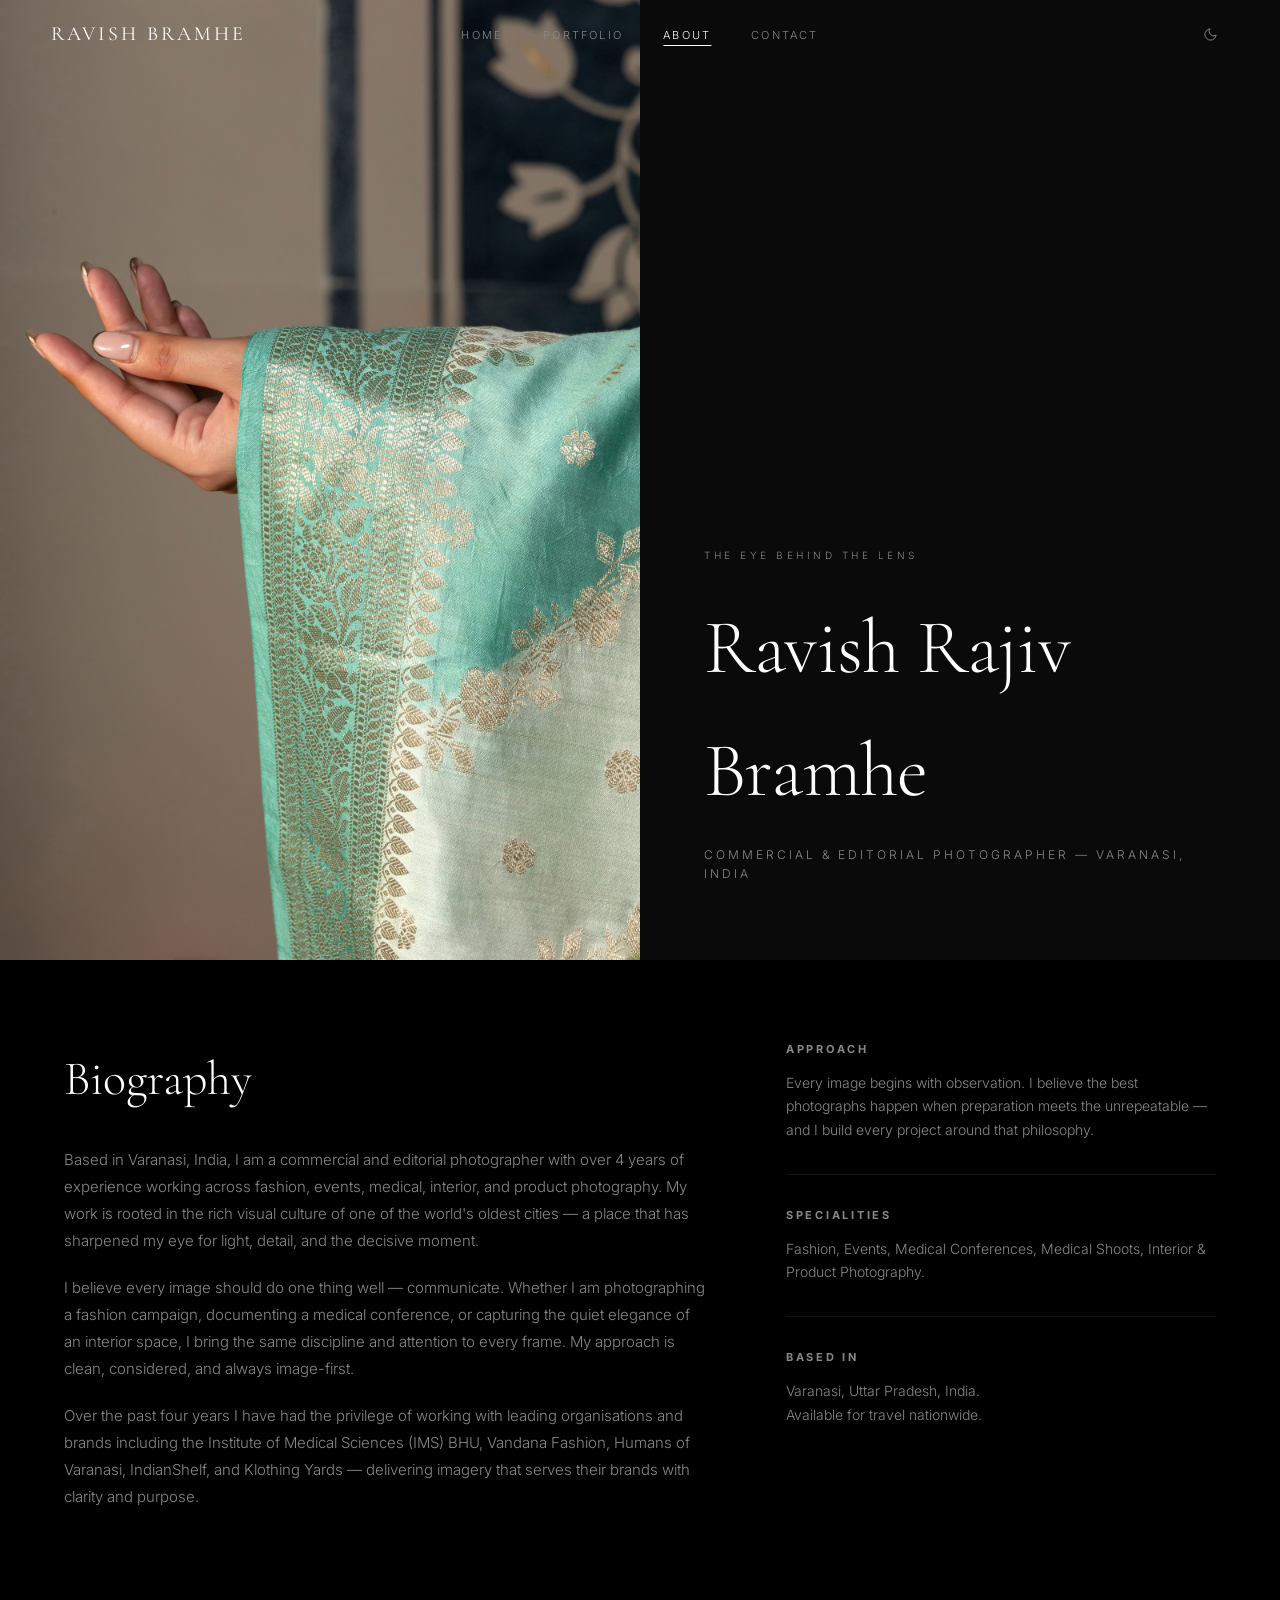
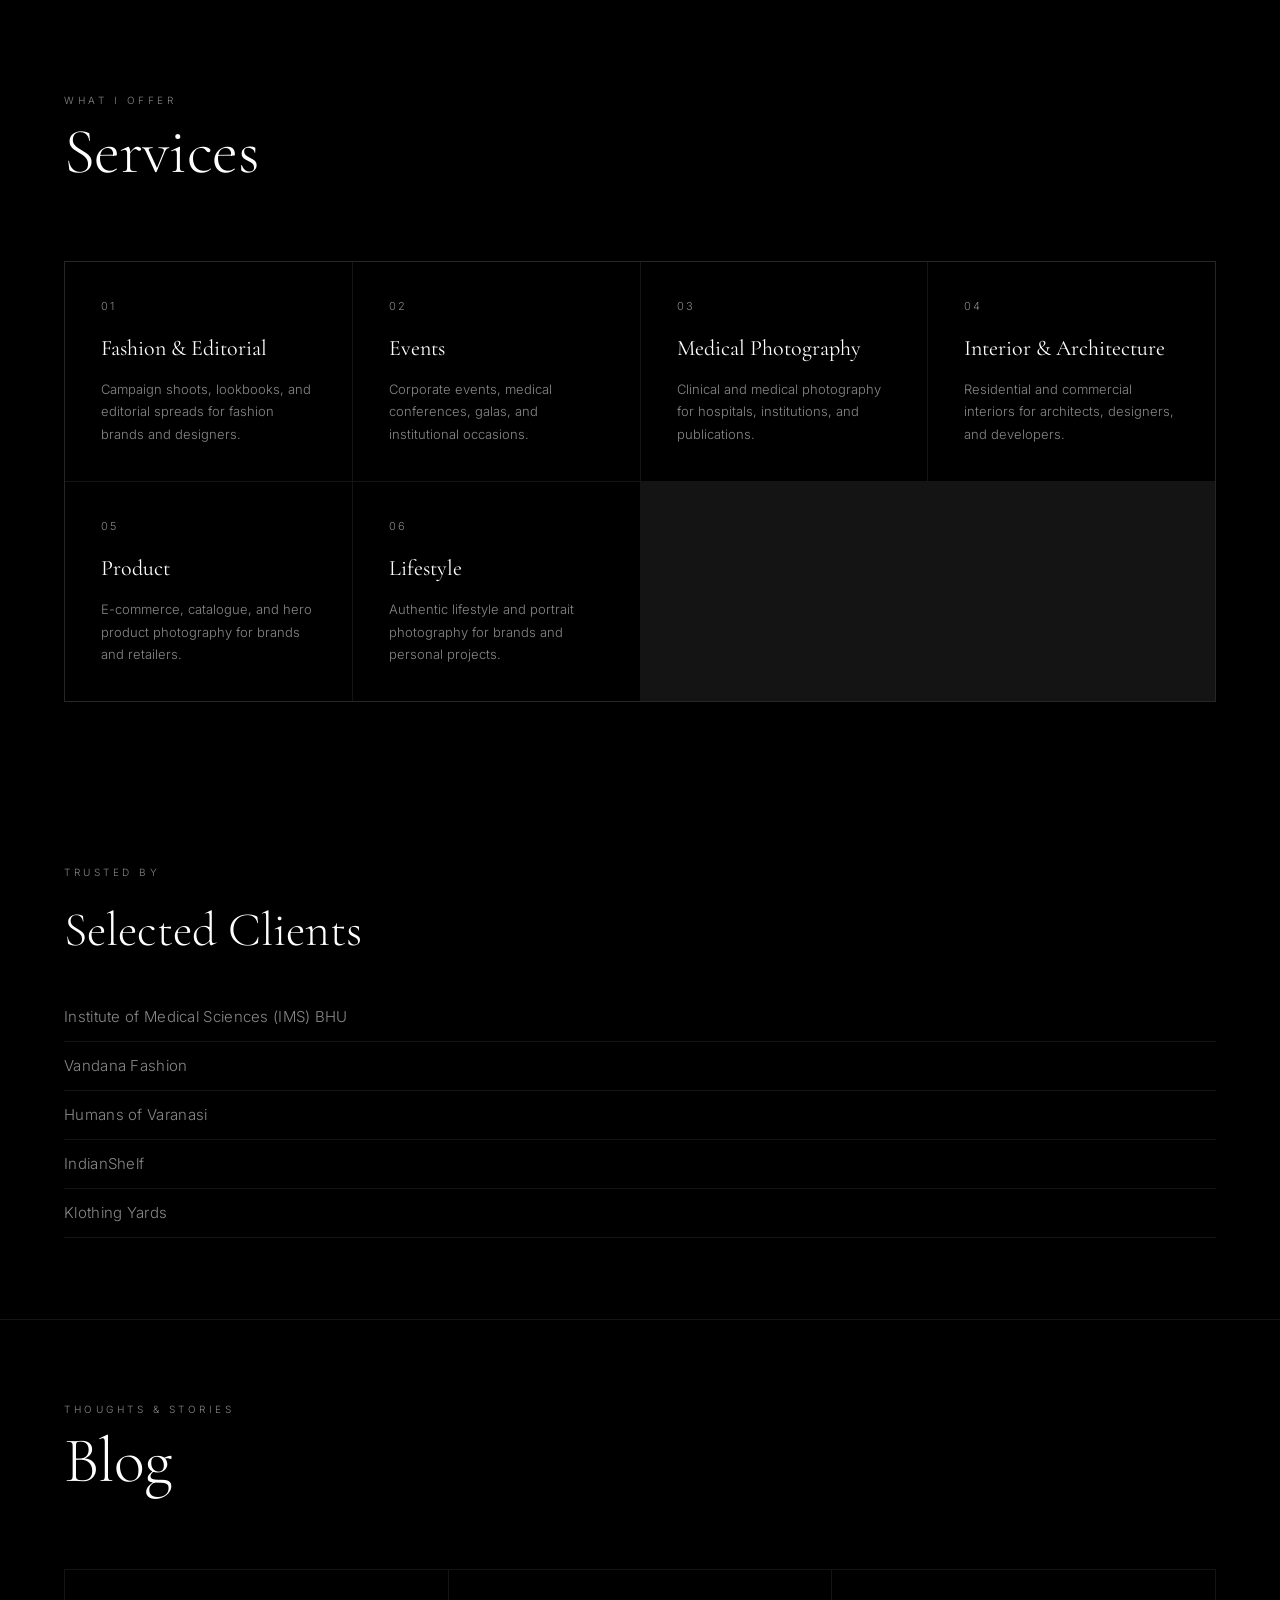
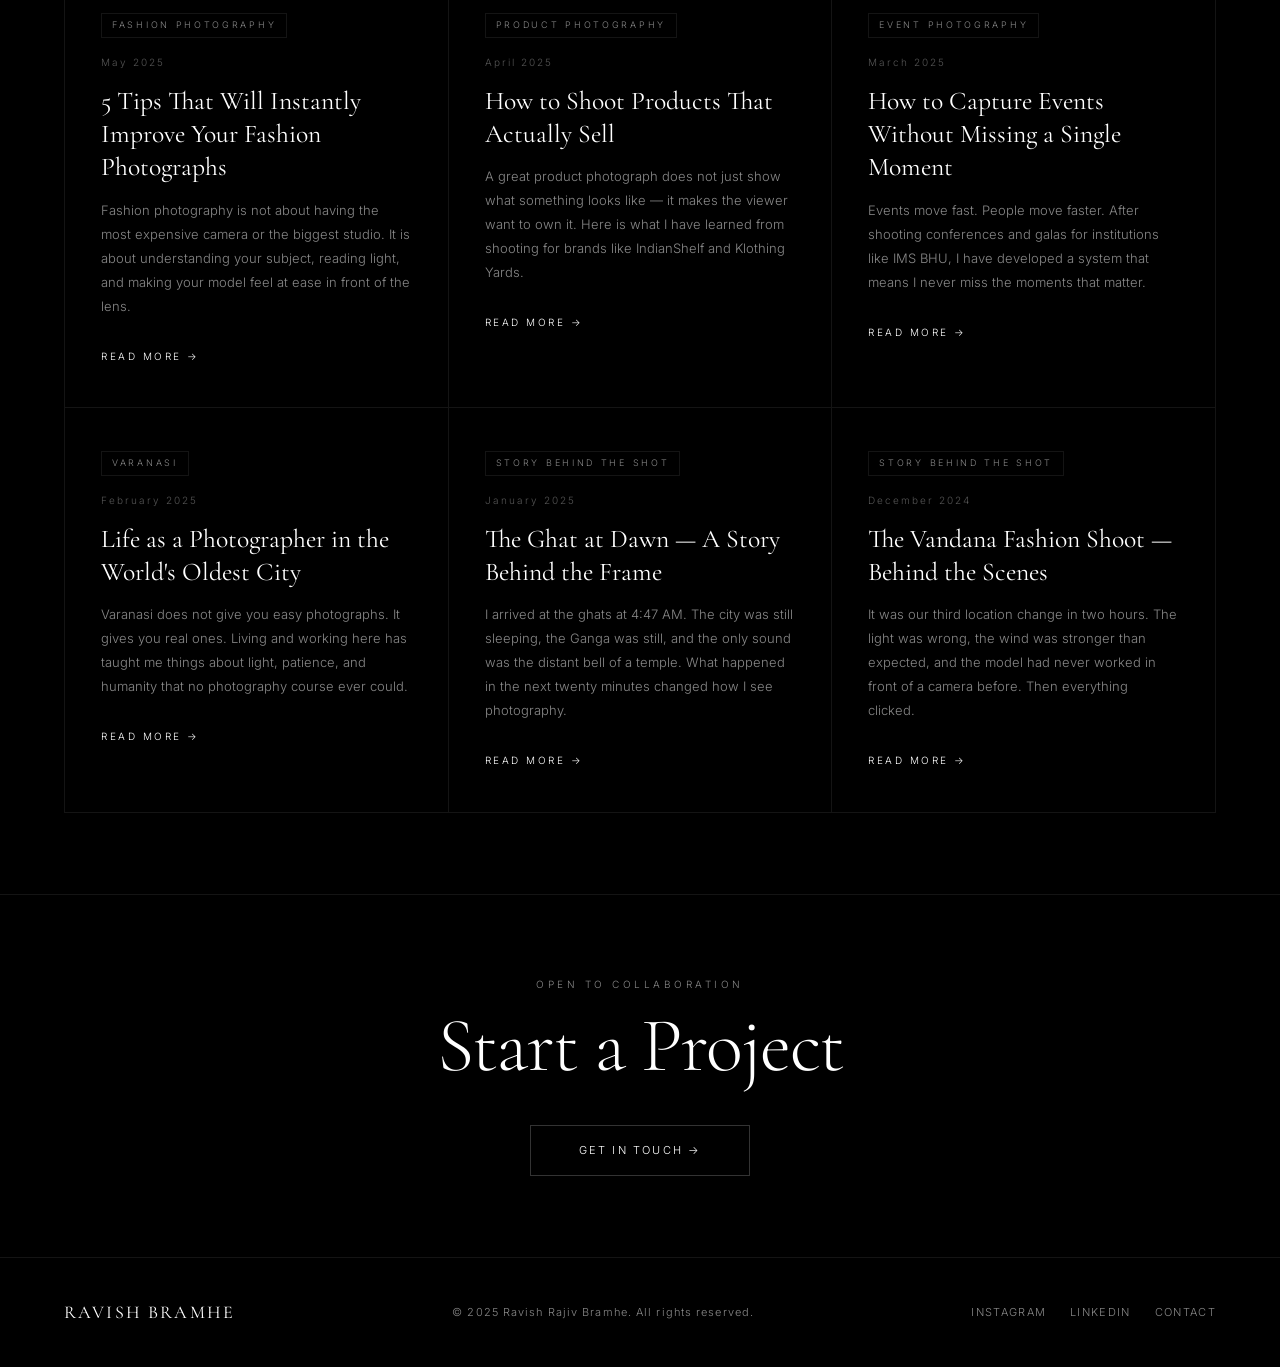
<file: about.html>
<!DOCTYPE html>
<html lang="en">
<head>
  <meta charset="UTF-8">
  <meta name="viewport" content="width=device-width, initial-scale=1.0">
  <title>About — Ravish Rajiv Bramhe Photography</title>
  <meta name="description" content="Ravish Rajiv Bramhe — Commercial & Editorial Photographer based in Varanasi, India.">
  <link rel="preconnect" href="https://fonts.googleapis.com">
  <link rel="preconnect" href="https://fonts.gstatic.com" crossorigin>
  <link href="https://fonts.googleapis.com/css2?family=Cormorant+Garamond:ital,wght@0,300;0,400;1,300;1,400&family=Inter:wght@300;400;500&display=swap" rel="stylesheet">
  <link rel="stylesheet" href="assets/css/style.css">
  <style>
    .blog-section { padding: clamp(60px,9vh,120px) clamp(24px,5vw,80px); border-top: 1px solid var(--border); }
    .blog-grid { display: grid; grid-template-columns: repeat(auto-fill, minmax(300px, 1fr)); gap: 0; margin-top: 56px; border-top: 1px solid var(--border); border-left: 1px solid var(--border); }
    .blog-card { padding: 40px 36px; border-right: 1px solid var(--border); border-bottom: 1px solid var(--border); transition: background 0.3s; }
    .blog-card:hover { background: var(--bg-2); }
    .blog-tag { font-size: 9px; letter-spacing: 0.3em; text-transform: uppercase; color: var(--text-muted); margin-bottom: 16px; display: inline-block; border: 1px solid var(--border); padding: 4px 10px; }
    .blog-date { font-size: 10px; letter-spacing: 0.2em; color: var(--text-dim); margin-bottom: 14px; display: block; }
    .blog-title { font-family: var(--font-display); font-size: clamp(20px, 2vw, 26px); font-weight: 400; color: var(--text); margin-bottom: 14px; line-height: 1.3; }
    .blog-excerpt { font-size: 13px; line-height: 1.85; color: var(--text-muted); margin-bottom: 24px; }
    .blog-read { font-size: 10px; letter-spacing: 0.25em; text-transform: uppercase; color: var(--text); display: inline-flex; align-items: center; gap: 8px; transition: gap 0.2s; }
    .blog-card:hover .blog-read { gap: 14px; }

    /* Modal overlay */
    .blog-modal { position: fixed; inset: 0; z-index: 8000; background: rgba(0,0,0,0.92); display: flex; align-items: flex-start; justify-content: center; overflow-y: auto; padding: 40px 20px; opacity: 0; visibility: hidden; transition: opacity 0.35s, visibility 0.35s; }
    .blog-modal.open { opacity: 1; visibility: visible; }
    .blog-modal-inner { max-width: 720px; width: 100%; background: var(--bg); padding: clamp(32px,6vw,80px); position: relative; margin: auto; }
    .blog-modal-close { position: absolute; top: 24px; right: 24px; font-size: 11px; letter-spacing: 0.2em; text-transform: uppercase; color: var(--text-muted); cursor: pointer; background: none; border: none; font-family: var(--font-body); transition: color 0.2s; }
    .blog-modal-close:hover { color: var(--text); }
    .blog-modal-tag { font-size: 9px; letter-spacing: 0.3em; text-transform: uppercase; color: var(--text-muted); border: 1px solid var(--border); padding: 4px 10px; display: inline-block; margin-bottom: 20px; }
    .blog-modal-title { font-family: var(--font-display); font-size: clamp(28px,4vw,52px); font-weight: 300; line-height: 1.15; color: var(--text); margin-bottom: 12px; }
    .blog-modal-date { font-size: 11px; letter-spacing: 0.2em; color: var(--text-muted); margin-bottom: 40px; display: block; border-bottom: 1px solid var(--border); padding-bottom: 28px; }
    .blog-modal-img { width: 100%; aspect-ratio: 16/9; object-fit: cover; margin-bottom: 40px; background: var(--bg-3); }
    .blog-modal-body p { font-size: 15px; line-height: 1.9; color: var(--text-muted); margin-bottom: 22px; }
    .blog-modal-body h3 { font-family: var(--font-display); font-size: 24px; font-weight: 400; color: var(--text); margin: 36px 0 14px; }
    .blog-modal-body blockquote { border-left: 2px solid var(--border-hover); padding-left: 24px; margin: 32px 0; font-family: var(--font-display); font-size: 20px; font-style: italic; color: var(--text); line-height: 1.5; }
  </style>
</head>
<body class="dark">

<div id="scroll-progress"></div>

<nav id="nav">
  <a href="index.html" class="nav-logo">Ravish Bramhe</a>
  <ul class="nav-links">
    <li><a href="index.html">Home</a></li>
    <li><a href="portfolio.html">Portfolio</a></li>
    <li><a href="about.html" class="active">About</a></li>
    <li><a href="contact.html">Contact</a></li>
  </ul>
  <div class="nav-actions">
    <button id="btn-theme" class="btn-icon" aria-label="Toggle theme">
      <svg width="15" height="15" fill="none" stroke="currentColor" stroke-width="1.5" viewBox="0 0 24 24"><path d="M21 12.79A9 9 0 1111.21 3 7 7 0 0021 12.79z"/></svg>
    </button>
    <button id="btn-menu" class="btn-menu" aria-label="Open menu" aria-expanded="false">
      <span></span><span></span><span></span>
    </button>
  </div>
</nav>

<div id="mobile-nav" aria-hidden="true">
  <a href="index.html">Home</a>
  <a href="portfolio.html">Portfolio</a>
  <a href="about.html">About</a>
  <a href="contact.html">Contact</a>
</div>

<!-- About Hero -->
<header class="about-hero">
  <div class="about-hero-img">
    <img src="assets/images/fashion/VB5495.jpg" alt="Ravish Rajiv Bramhe — Photographer">
  </div>
  <div class="about-hero-text fade-up">
    <p class="section-eyebrow">The Eye Behind the Lens</p>
    <h1 class="about-name">Ravish Rajiv Bramhe</h1>
    <p class="about-tagline">Commercial &amp; Editorial Photographer — Varanasi, India</p>
  </div>
</header>

<!-- Bio -->
<section class="section about-section">
  <div class="about-grid">
    <div class="about-bio fade-up">
      <h2 class="about-section-title">Biography</h2>
      <p>Based in Varanasi, India, I am a commercial and editorial photographer with over 4 years of experience working across fashion, events, medical, interior, and product photography. My work is rooted in the rich visual culture of one of the world's oldest cities — a place that has sharpened my eye for light, detail, and the decisive moment.</p>
      <p>I believe every image should do one thing well — communicate. Whether I am photographing a fashion campaign, documenting a medical conference, or capturing the quiet elegance of an interior space, I bring the same discipline and attention to every frame. My approach is clean, considered, and always image-first.</p>
      <p>Over the past four years I have had the privilege of working with leading organisations and brands including the Institute of Medical Sciences (IMS) BHU, Vandana Fashion, Humans of Varanasi, IndianShelf, and Klothing Yards — delivering imagery that serves their brands with clarity and purpose.</p>
    </div>
    <div class="about-details fade-up delay-2">
      <div class="about-detail-block">
        <h3>Approach</h3>
        <p>Every image begins with observation. I believe the best photographs happen when preparation meets the unrepeatable — and I build every project around that philosophy.</p>
      </div>
      <div class="about-detail-block">
        <h3>Specialities</h3>
        <p>Fashion, Events, Medical Conferences, Medical Shoots, Interior & Product Photography.</p>
      </div>
      <div class="about-detail-block">
        <h3>Based In</h3>
        <p>Varanasi, Uttar Pradesh, India.<br>Available for travel nationwide.</p>
      </div>
    </div>
  </div>
</section>

<!-- Services -->
<section class="section about-services">
  <div class="section-header">
    <div>
      <p class="section-eyebrow fade-up">What I Offer</p>
      <h2 class="section-title fade-up delay-1">Services</h2>
    </div>
  </div>
  <div class="services-grid">
    <div class="service-item fade-up delay-1">
      <span class="service-num">01</span>
      <h3 class="service-name">Fashion &amp; Editorial</h3>
      <p class="service-desc">Campaign shoots, lookbooks, and editorial spreads for fashion brands and designers.</p>
    </div>
    <div class="service-item fade-up delay-2">
      <span class="service-num">02</span>
      <h3 class="service-name">Events</h3>
      <p class="service-desc">Corporate events, medical conferences, galas, and institutional occasions.</p>
    </div>
    <div class="service-item fade-up delay-3">
      <span class="service-num">03</span>
      <h3 class="service-name">Medical Photography</h3>
      <p class="service-desc">Clinical and medical photography for hospitals, institutions, and publications.</p>
    </div>
    <div class="service-item fade-up delay-1">
      <span class="service-num">04</span>
      <h3 class="service-name">Interior &amp; Architecture</h3>
      <p class="service-desc">Residential and commercial interiors for architects, designers, and developers.</p>
    </div>
    <div class="service-item fade-up delay-2">
      <span class="service-num">05</span>
      <h3 class="service-name">Product</h3>
      <p class="service-desc">E-commerce, catalogue, and hero product photography for brands and retailers.</p>
    </div>
    <div class="service-item fade-up delay-3">
      <span class="service-num">06</span>
      <h3 class="service-name">Lifestyle</h3>
      <p class="service-desc">Authentic lifestyle and portrait photography for brands and personal projects.</p>
    </div>
  </div>
</section>

<!-- Clients -->
<section class="section">
  <div class="fade-up">
    <p class="section-eyebrow">Trusted By</p>
    <h2 class="section-title-sm">Selected Clients</h2>
    <ul class="plain-list">
      <li>Institute of Medical Sciences (IMS) BHU</li>
      <li>Vandana Fashion</li>
      <li>Humans of Varanasi</li>
      <li>IndianShelf</li>
      <li>Klothing Yards</li>
    </ul>
  </div>
</section>

<!-- Blog -->
<section class="blog-section">
  <div class="section-header">
    <div>
      <p class="section-eyebrow fade-up">Thoughts &amp; Stories</p>
      <h2 class="section-title fade-up delay-1">Blog</h2>
    </div>
  </div>

  <div class="blog-grid">

    <!-- Post 1 -->
    <div class="blog-card fade-up delay-1" onclick="openBlog('blog1')">
      <span class="blog-tag">Fashion Photography</span>
      <span class="blog-date">May 2025</span>
      <h3 class="blog-title">5 Tips That Will Instantly Improve Your Fashion Photographs</h3>
      <p class="blog-excerpt">Fashion photography is not about having the most expensive camera or the biggest studio. It is about understanding your subject, reading light, and making your model feel at ease in front of the lens.</p>
      <span class="blog-read">Read More →</span>
    </div>

    <!-- Post 2 -->
    <div class="blog-card fade-up delay-2" onclick="openBlog('blog2')">
      <span class="blog-tag">Product Photography</span>
      <span class="blog-date">April 2025</span>
      <h3 class="blog-title">How to Shoot Products That Actually Sell</h3>
      <p class="blog-excerpt">A great product photograph does not just show what something looks like — it makes the viewer want to own it. Here is what I have learned from shooting for brands like IndianShelf and Klothing Yards.</p>
      <span class="blog-read">Read More →</span>
    </div>

    <!-- Post 3 -->
    <div class="blog-card fade-up delay-3" onclick="openBlog('blog3')">
      <span class="blog-tag">Event Photography</span>
      <span class="blog-date">March 2025</span>
      <h3 class="blog-title">How to Capture Events Without Missing a Single Moment</h3>
      <p class="blog-excerpt">Events move fast. People move faster. After shooting conferences and galas for institutions like IMS BHU, I have developed a system that means I never miss the moments that matter.</p>
      <span class="blog-read">Read More →</span>
    </div>

    <!-- Post 4 -->
    <div class="blog-card fade-up delay-1" onclick="openBlog('blog4')">
      <span class="blog-tag">Varanasi</span>
      <span class="blog-date">February 2025</span>
      <h3 class="blog-title">Life as a Photographer in the World's Oldest City</h3>
      <p class="blog-excerpt">Varanasi does not give you easy photographs. It gives you real ones. Living and working here has taught me things about light, patience, and humanity that no photography course ever could.</p>
      <span class="blog-read">Read More →</span>
    </div>

    <!-- Post 5 -->
    <div class="blog-card fade-up delay-2" onclick="openBlog('blog5')">
      <span class="blog-tag">Story Behind the Shot</span>
      <span class="blog-date">January 2025</span>
      <h3 class="blog-title">The Ghat at Dawn — A Story Behind the Frame</h3>
      <p class="blog-excerpt">I arrived at the ghats at 4:47 AM. The city was still sleeping, the Ganga was still, and the only sound was the distant bell of a temple. What happened in the next twenty minutes changed how I see photography.</p>
      <span class="blog-read">Read More →</span>
    </div>

    <!-- Post 6 -->
    <div class="blog-card fade-up delay-3" onclick="openBlog('blog6')">
      <span class="blog-tag">Story Behind the Shot</span>
      <span class="blog-date">December 2024</span>
      <h3 class="blog-title">The Vandana Fashion Shoot — Behind the Scenes</h3>
      <p class="blog-excerpt">It was our third location change in two hours. The light was wrong, the wind was stronger than expected, and the model had never worked in front of a camera before. Then everything clicked.</p>
      <span class="blog-read">Read More →</span>
    </div>

  </div>
</section>

<!-- CTA -->
<section class="section cta-section">
  <div class="cta-inner fade-up">
    <p class="section-eyebrow">Open to Collaboration</p>
    <h2 class="cta-title">Start a Project</h2>
    <a href="contact.html" class="btn-primary">Get in Touch →</a>
  </div>
</section>

<footer id="footer">
  <div class="footer-brand">Ravish Bramhe</div>
  <div class="footer-copy">© 2025 Ravish Rajiv Bramhe. All rights reserved.</div>
  <div class="footer-links">
    <a href="#">Instagram</a>
    <a href="#">LinkedIn</a>
    <a href="contact.html">Contact</a>
  </div>
</footer>

<!-- ── BLOG MODALS ───────────────────────────────── -->

<div class="blog-modal" id="blog1" role="dialog" aria-modal="true">
  <div class="blog-modal-inner">
    <button class="blog-modal-close" onclick="closeBlog('blog1')">✕ Close</button>
    <span class="blog-modal-tag">Fashion Photography</span>
    <h2 class="blog-modal-title">5 Tips That Will Instantly Improve Your Fashion Photographs</h2>
    <span class="blog-modal-date">May 2025 · By Ravish Rajiv Bramhe</span>
    <img class="blog-modal-img" src="assets/images/fashion/VB5490 (11).jpg" alt="Fashion photography behind the scenes">
    <div class="blog-modal-body">
      <p>Fashion photography is not about having the most expensive camera or the biggest studio. It is about understanding your subject, reading the light, and making your model feel so comfortable that they forget the camera exists entirely.</p>
      <p>After four years of shooting fashion in Varanasi — from small local designers to established brands — here are five things I wish someone had told me at the beginning.</p>

      <h3>1. Light is everything — learn to see it before you shoot</h3>
      <p>Before I raise my camera, I spend five minutes studying the light in the location. Where is it coming from? Is it harsh or soft? Is there a reflective surface nearby I can use? Natural light, especially in the early morning or the golden hour just before sunset, is almost always more flattering than artificial light. In Varanasi, the morning light near the ghats has a warmth I have never found anywhere else — and I use it as often as I can.</p>

      <h3>2. Direct your model, do not just photograph them</h3>
      <p>Most people freeze in front of a camera. It is your job as the photographer to break that tension. Talk to your model constantly. Give them small, specific directions — "tilt your chin just slightly down," "look past my shoulder," "take one step forward and pause." The moment they stop thinking about the camera is the moment you get your best shot.</p>

      <blockquote>"The best fashion photograph is the one where you forget you are looking at a photograph."</blockquote>

      <h3>3. Shoot more than you think you need</h3>
      <p>On a fashion shoot I typically take three to four times more frames than I expect to use. This is not because I am being careless — it is because the perfect expression, the perfect movement, and the perfect light rarely all align at the same moment. Give yourself options in post.</p>

      <h3>4. Pay attention to the background</h3>
      <p>A brilliant subject in front of a cluttered background is a wasted shot. Before every frame, quickly scan the edges of your viewfinder. Remove distractions, simplify the frame, and let your subject breathe.</p>

      <h3>5. Review your work critically — but not on set</h3>
      <p>Chimping (checking your screen after every shot) kills momentum on a fashion shoot. Shoot your set, keep your energy up, and review when the session is done. You will see your work more clearly with fresh eyes — and your model will thank you for not making them wait every thirty seconds.</p>

      <p>Fashion photography is a skill you build one shoot at a time. Be patient with yourself, stay curious, and never stop learning from every image you make.</p>
    </div>
  </div>
</div>

<div class="blog-modal" id="blog2" role="dialog" aria-modal="true">
  <div class="blog-modal-inner">
    <button class="blog-modal-close" onclick="closeBlog('blog2')">✕ Close</button>
    <span class="blog-modal-tag">Product Photography</span>
    <h2 class="blog-modal-title">How to Shoot Products That Actually Sell</h2>
    <span class="blog-modal-date">April 2025 · By Ravish Rajiv Bramhe</span>
    <img class="blog-modal-img" src="assets/images/product/Globe 1.jpg" alt="Product photography setup">
    <div class="blog-modal-body">
      <p>A great product photograph does not just show what something looks like — it makes the viewer want to own it. There is a significant difference between a product image that records an object and one that sells it. After shooting for brands like IndianShelf and Klothing Yards, here is what I have learned.</p>

      <h3>Understand what the product is saying</h3>
      <p>Every product has a personality. A handcrafted wooden shelf says warmth, craftsmanship, and home. A fashion garment says aspiration, identity, and style. Before I set up a single light or touch my camera, I ask: what does this product want to communicate? The answer shapes everything — the background, the lighting, the angle, and the mood.</p>

      <h3>Keep it clean, keep it intentional</h3>
      <p>The most common mistake in product photography is visual noise. Too many props, too busy a background, too much going on around the product itself. My rule is simple — if it does not serve the product, it does not belong in the frame. A clean white background, a textured surface, or a single carefully chosen prop is almost always enough.</p>

      <blockquote>"Simplicity is not laziness. It is the hardest discipline in product photography."</blockquote>

      <h3>Light for texture, not just brightness</h3>
      <p>Good product lighting reveals texture. A single diffused light source coming from a 45-degree angle will show the grain of wood, the weave of fabric, or the finish of metal far better than flat, even lighting ever will. I shoot most of my product work with one key light and a reflector — nothing more.</p>

      <h3>Shoot multiple angles, always</h3>
      <p>E-commerce clients need front, side, back, detail, and lifestyle shots at minimum. I always deliver a full set rather than a single hero image. This gives the brand flexibility and gives the customer confidence.</p>

      <h3>The lifestyle shot changes everything</h3>
      <p>A product in context — a bookshelf styled with books, a garment on a real person in a real setting — consistently outperforms plain product shots in terms of customer engagement. I always include at least one lifestyle image in every product shoot. It is the image that answers the question the customer is really asking: "What will this look like in my life?"</p>

      <p>Product photography is a quiet, precise discipline. Get it right and the product sells itself. Get it wrong and even the best product looks ordinary.</p>
    </div>
  </div>
</div>

<div class="blog-modal" id="blog3" role="dialog" aria-modal="true">
  <div class="blog-modal-inner">
    <button class="blog-modal-close" onclick="closeBlog('blog3')">✕ Close</button>
    <span class="blog-modal-tag">Event Photography</span>
    <h2 class="blog-modal-title">How to Capture Events Without Missing a Single Moment</h2>
    <span class="blog-modal-date">March 2025 · By Ravish Rajiv Bramhe</span>
    <img class="blog-modal-img" src="assets/images/events/_A743311.jpg" alt="Event photography at a conference">
    <div class="blog-modal-body">
      <p>Events move fast. People move faster. A keynote speaker pauses for exactly the right expression for half a second. Two colleagues share a genuine laugh across a crowded room. A dignitary shakes hands and the moment is gone before most photographers have raised their camera. After shooting large-scale conferences and events for institutions like IMS BHU, I have developed a system that ensures I never miss the moments that matter.</p>

      <h3>Arrive early and walk the entire venue</h3>
      <p>I always arrive at least one hour before any event begins. I walk every room, note where the light falls, identify the key moments likely to happen (the welcome address, the award ceremony, the networking break), and position myself accordingly. This preparation is invisible in the final images — but it is the reason those images exist.</p>

      <h3>Know the programme inside out</h3>
      <p>I ask the organiser for a full schedule before every event. I highlight the five or six moments that are non-negotiable — the moments the client will judge the entire shoot by. Everything else I capture as a bonus. Know what matters most, and be ready for it.</p>

      <blockquote>"In event photography, anticipation is worth more than reaction speed."</blockquote>

      <h3>Shoot in continuous mode, but think in singles</h3>
      <p>I use continuous shooting for applause moments, award handovers, and any movement — but I am always looking for the single decisive frame rather than hoping one appears in a burst. Knowing when to press the shutter is more valuable than how fast your camera can shoot.</p>

      <h3>Capture the quiet moments too</h3>
      <p>The best event photographs are often not the headline moments. They are the speaker backstage collecting their thoughts, the delegate reading their notes before a panel, the organiser exhaling with relief at the end of a successful day. These images tell the full story of an event — not just the highlights.</p>

      <h3>Deliver quickly</h3>
      <p>Event clients often need images the same day or the next morning for social media and press. I have a fast culling and editing workflow that allows me to deliver a first selection within hours of an event ending. Speed, combined with quality, is what brings clients back.</p>

      <p>Event photography is a skill of presence — being in the right place, at the right moment, with the right mindset. There are no second takes. That is what makes it one of the most demanding and most rewarding disciplines in photography.</p>
    </div>
  </div>
</div>

<div class="blog-modal" id="blog4" role="dialog" aria-modal="true">
  <div class="blog-modal-inner">
    <button class="blog-modal-close" onclick="closeBlog('blog4')">✕ Close</button>
    <span class="blog-modal-tag">Varanasi</span>
    <h2 class="blog-modal-title">Life as a Photographer in the World's Oldest City</h2>
    <span class="blog-modal-date">February 2025 · By Ravish Rajiv Bramhe</span>
    <img class="blog-modal-img" src="assets/images/street/IMG_8274.jpg" alt="Streets of Varanasi">
    <div class="blog-modal-body">
      <p>Varanasi does not give you easy photographs. It gives you real ones. Living and working here has taught me things about light, patience, and humanity that no photography course ever could.</p>

      <p>People often ask me what it is like to be a professional photographer in Varanasi. My honest answer is that it is one of the greatest privileges I can imagine — and one of the most demanding environments I have ever worked in.</p>

      <h3>The city changes you before you change your settings</h3>
      <p>When I first picked up a camera seriously, I tried to photograph Varanasi the way I had seen it photographed in magazines and on Instagram — the burning ghats at dusk, the sadhus in orange, the boats on the Ganga at sunrise. Those images exist and they are beautiful. But they are not mine. It took me almost a year of shooting here before I stopped looking for the famous frame and started looking for the true one.</p>

      <p>The true Varanasi is in the chai stall at 6 AM where the same five men have sat every morning for twenty years. It is in the tailor on Vishwanath Gali who sews without looking up. It is in the medical student cycling through the lanes of BHU at dusk, textbook balanced on the handlebars. These are the frames I look for now.</p>

      <blockquote>"Varanasi rewards the patient eye. Rush it and you get a postcard. Wait and you get the truth."</blockquote>

      <h3>The light here is unlike anywhere else</h3>
      <p>The morning light in Varanasi, particularly near the river between October and February, has a quality I have never encountered elsewhere. It is warm, diffused, and somehow ancient — as though the light itself carries the memory of every morning it has illuminated this city for the past three thousand years. I plan most of my personal projects around it.</p>

      <h3>Working commercially in a traditional city</h3>
      <p>Building a commercial photography practice in Varanasi has required patience and trust-building in equal measure. Many clients here were initially hesitant about professional photography — it felt like an unnecessary expense when a phone photograph would do. Showing them the difference, image by image and project by project, has been the most rewarding part of my career so far.</p>

      <p>Today I work with brands and institutions across the city and beyond. But Varanasi itself remains my most important client. It keeps teaching me — about stillness, about observation, about the fact that the best photograph is always the next one.</p>
    </div>
  </div>
</div>

<div class="blog-modal" id="blog5" role="dialog" aria-modal="true">
  <div class="blog-modal-inner">
    <button class="blog-modal-close" onclick="closeBlog('blog5')">✕ Close</button>
    <span class="blog-modal-tag">Story Behind the Shot</span>
    <h2 class="blog-modal-title">The Ghat at Dawn — A Story Behind the Frame</h2>
    <span class="blog-modal-date">January 2025 · By Ravish Rajiv Bramhe</span>
    <img class="blog-modal-img" src="assets/images/street/DSC00027.jpg" alt="Varanasi ghat at dawn">
    <div class="blog-modal-body">
      <p>I arrived at the ghats at 4:47 AM. The city was still sleeping. The Ganga was still. The only sound was the distant bell of a temple somewhere up the lane, and the quiet lapping of water against the stone steps below me.</p>

      <p>I had not planned to shoot that morning. I had my camera with me — I almost always do — but I had come to the ghat for the same reason I often do before a busy shoot day: to be quiet, and to think.</p>

      <h3>The frame I did not plan</h3>
      <p>At around 5:15, an elderly man descended the steps near where I was sitting. He moved slowly, deliberately, the way people move when they have performed the same action ten thousand times and see no reason to hurry it. He reached the water, cupped it in both hands, and held it toward the first grey light appearing over the river.</p>

      <p>I raised my camera. I did not adjust my settings. I pressed the shutter once.</p>

      <p>That single frame — underexposed by half a stop, slightly soft at the edges, with a boat barely visible in the background — became one of the images I am most proud of in four years of photography. Not because it is technically perfect. Because it is completely true.</p>

      <blockquote>"The photographs I planned taught me technique. The photographs I did not plan taught me photography."</blockquote>

      <h3>What that morning taught me</h3>
      <p>I went back to the same ghat the following three mornings with my tripod, my filters, and my settings dialled in perfectly. I took hundreds of frames. None of them came close to that single accidental shot from the morning I was just sitting and thinking.</p>

      <p>There is a lesson in that which I return to constantly. Preparation matters. Technical skill matters. But presence — being fully awake and attentive in the moment you are in — matters more than all of it combined.</p>

      <p>The ghat at dawn is still there. I still go. And I still bring my camera, just in case.</p>
    </div>
  </div>
</div>

<div class="blog-modal" id="blog6" role="dialog" aria-modal="true">
  <div class="blog-modal-inner">
    <button class="blog-modal-close" onclick="closeBlog('blog6')">✕ Close</button>
    <span class="blog-modal-tag">Story Behind the Shot</span>
    <h2 class="blog-modal-title">The Vandana Fashion Shoot — Behind the Scenes</h2>
    <span class="blog-modal-date">December 2024 · By Ravish Rajiv Bramhe</span>
    <img class="blog-modal-img" src="assets/images/fashion/VB5495 (3).jpg" alt="Behind the scenes of a fashion shoot">
    <div class="blog-modal-body">
      <p>It was our third location change in two hours. The light was wrong at the first spot — a construction crane had appeared overnight directly behind our planned background. The second location was perfect until a wedding procession arrived, filling the lane with music, colour, and very cheerfully immovable people. By the time we reached the third spot, the model — shooting her first professional job — was visibly nervous, and I was quietly recalculating how much daylight we had left.</p>

      <p>Then everything clicked.</p>

      <h3>Finding the frame in the chaos</h3>
      <p>The third location was not on my original list. It was a narrow lane I had noticed while we were driving between locations — the kind of place you only see when you are paying attention even when you are stressed. Old plaster walls the colour of turmeric. A single wooden door painted deep blue. Morning light angling in from the east at exactly the angle I needed.</p>

      <p>I asked the driver to stop. We had twenty minutes of good light left. I set up in four minutes, spoke to the model for another five — not about photography, just about her, about Varanasi, about what she had eaten for breakfast — and then we shot.</p>

      <blockquote>"The best location is not always the one you planned. Sometimes it is the one the day gives you."</blockquote>

      <h3>When the model forgot the camera</h3>
      <p>There is a moment in almost every shoot — if you create the right conditions — when the subject stops being aware of the camera. For this model, it happened about twelve minutes in. She was mid-sentence, laughing at something I had said, completely unselfconscious, standing in that golden lane in front of that blue door. I pressed the shutter. That is the hero image of the entire campaign.</p>

      <h3>What the client said</h3>
      <p>When I delivered the images the following evening, the client at Vandana Fashion was quiet for a long moment after opening the first photograph. Then she said: "This looks like her, but better. How did you do that?" I told her the truth — I did not do anything. I just waited for her model to be herself, and then I photographed that.</p>

      <p>That is the whole job, really. Create the conditions for something real to happen, and be ready when it does.</p>
    </div>
  </div>
</div>

<script src="assets/js/gallery-data.js"></script>
<script src="assets/js/main.js"></script>
<script>
  function openBlog(id) {
    document.getElementById(id).classList.add('open');
    document.body.style.overflow = 'hidden';
  }
  function closeBlog(id) {
    document.getElementById(id).classList.remove('open');
    document.body.style.overflow = '';
  }
  // Close on backdrop click
  document.querySelectorAll('.blog-modal').forEach(modal => {
    modal.addEventListener('click', function(e) {
      if (e.target === this) closeBlog(this.id);
    });
  });
  // Close on Escape key
  document.addEventListener('keydown', function(e) {
    if (e.key === 'Escape') {
      document.querySelectorAll('.blog-modal.open').forEach(m => closeBlog(m.id));
    }
  });
</script>
</body>
</html>
</file>
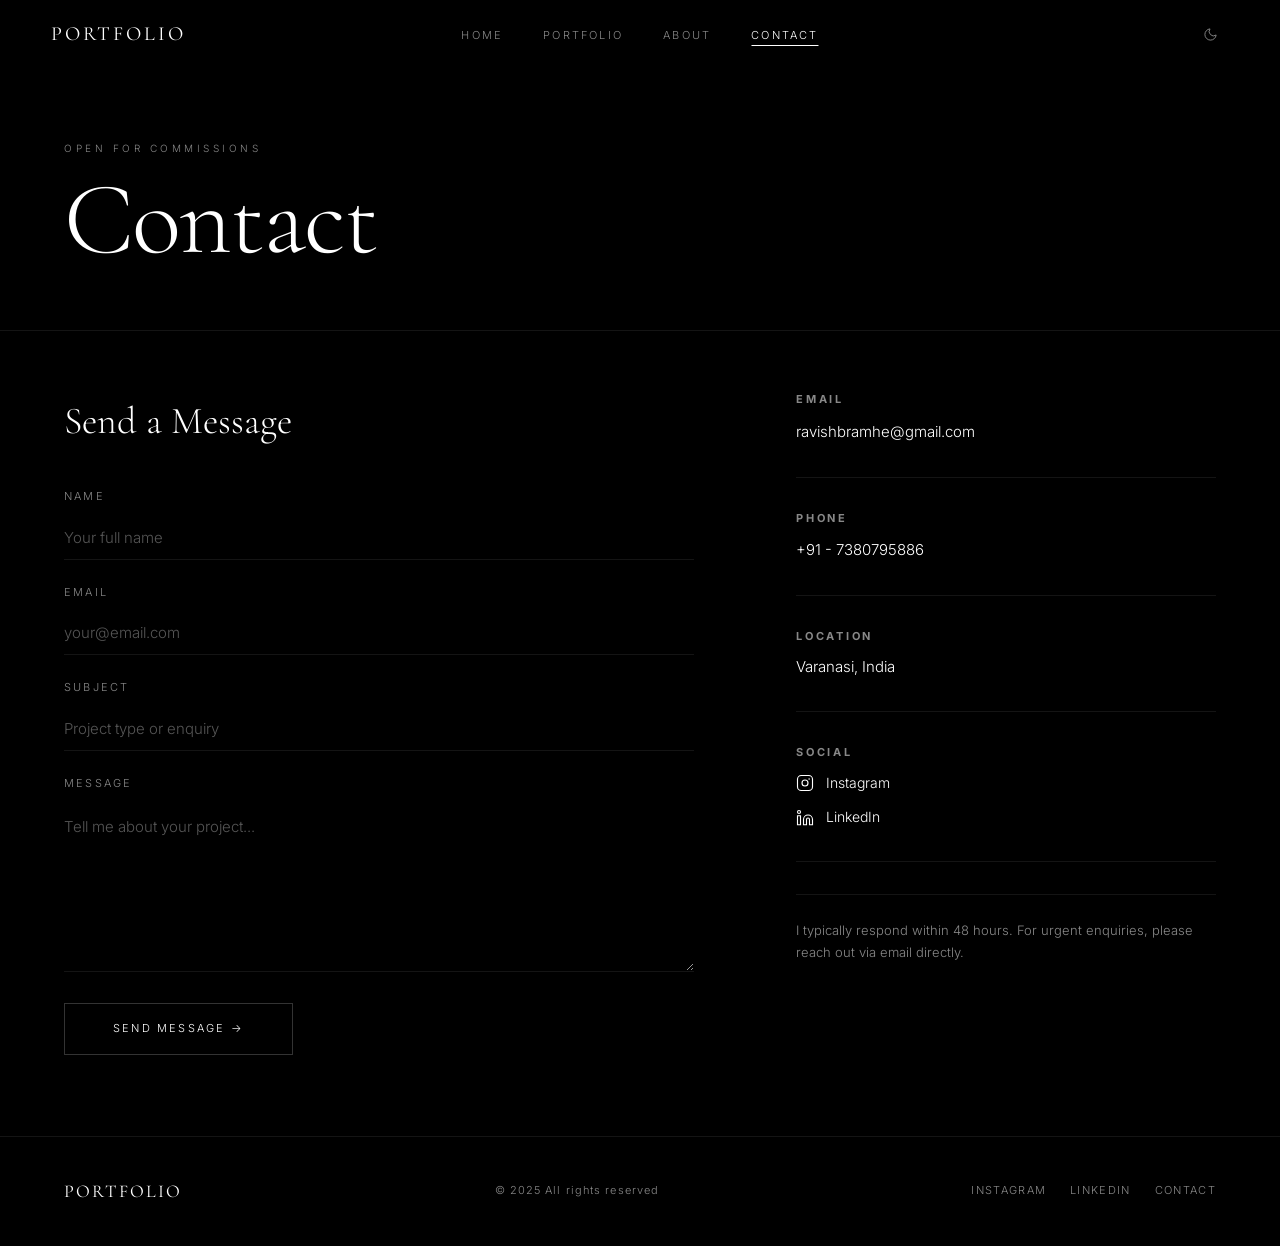
<file: contact.html>
<!DOCTYPE html>
<html lang="en">
<head>
  <meta charset="UTF-8">
  <meta name="viewport" content="width=device-width, initial-scale=1.0">
  <title>Contact — Photography Portfolio</title>
  <meta name="description" content="Get in touch to discuss your photography project.">
  <link rel="preconnect" href="https://fonts.googleapis.com">
  <link rel="preconnect" href="https://fonts.gstatic.com" crossorigin>
  <link href="https://fonts.googleapis.com/css2?family=Cormorant+Garamond:ital,wght@0,300;0,400;1,300;1,400&family=Inter:wght@300;400;500&display=swap" rel="stylesheet">
  <link rel="stylesheet" href="assets/css/style.css">
</head>
<body class="dark">

<div id="scroll-progress"></div>

<nav id="nav">
  <a href="index.html" class="nav-logo">Portfolio</a>
  <ul class="nav-links">
    <li><a href="index.html">Home</a></li>
    <li><a href="portfolio.html">Portfolio</a></li>
    <li><a href="about.html">About</a></li>
    <li><a href="contact.html" class="active">Contact</a></li>
  </ul>
  <div class="nav-actions">
    <button id="btn-theme" class="btn-icon" aria-label="Toggle theme">
      <svg width="15" height="15" fill="none" stroke="currentColor" stroke-width="1.5" viewBox="0 0 24 24"><path d="M21 12.79A9 9 0 1111.21 3 7 7 0 0021 12.79z"/></svg>
    </button>
    <button id="btn-menu" class="btn-menu" aria-label="Open menu" aria-expanded="false">
      <span></span><span></span><span></span>
    </button>
  </div>
</nav>

<div id="mobile-nav" aria-hidden="true">
  <a href="index.html">Home</a>
  <a href="portfolio.html">Portfolio</a>
  <a href="about.html">About</a>
  <a href="contact.html">Contact</a>
</div>

<header class="page-header">
  <p class="section-eyebrow fade-up">Open for Commissions</p>
  <h1 class="page-title fade-up delay-1">Contact</h1>
</header>

<section class="section contact-section">
  <div class="contact-grid">

    <!-- Form -->
    <div class="contact-form-wrap fade-up">
      <h2 class="contact-form-title">Send a Message</h2>
      <div class="contact-form" id="contact-form">
        <div class="form-group">
          <label for="name">Name</label>
          <input type="text" id="name" name="name" placeholder="Your full name" autocomplete="name">
        </div>
        <div class="form-group">
          <label for="email">Email</label>
          <input type="email" id="email" name="email" placeholder="your@email.com" autocomplete="email">
        </div>
        <div class="form-group">
          <label for="subject">Subject</label>
          <input type="text" id="subject" name="subject" placeholder="Project type or enquiry">
        </div>
        <div class="form-group">
          <label for="message">Message</label>
          <textarea id="message" name="message" rows="6" placeholder="Tell me about your project..."></textarea>
        </div>
        <button type="button" class="btn-primary" id="form-submit">Send Message →</button>
        <div id="form-status" class="form-status" hidden></div>
      </div>
    </div>

    <!-- Info -->
    <div class="contact-info fade-up delay-2">
      <div class="contact-info-block">
        <h3>Email</h3>
        <a href="mailto:ravishbramhe@gmail.com">ravishbramhe@gmail.com</a>
      </div>
      <div class="contact-info-block">
        <h3>Phone</h3>
        <a href="tel:+9173807958860">+91 - 7380795886</a>
      </div>
      <div class="contact-info-block">
        <h3>Location</h3>
        <p>Varanasi, India</p>
      </div>
      <div class="contact-info-block">
        <h3>Social</h3>
        <div class="social-links">
          <a href="https://www.instagram.com/indian_ghummakad98?utm_source=ig_web_button_share_sheet&igsh=ZDNlZDc0MzIxNw==" aria-label="Instagram">
            <svg width="18" height="18" fill="none" stroke="currentColor" stroke-width="1.5" viewBox="0 0 24 24"><rect x="2" y="2" width="20" height="20" rx="5"/><circle cx="12" cy="12" r="4"/><circle cx="17.5" cy="6.5" r="1" fill="currentColor" stroke="none"/></svg>
            Instagram
          </a>
          <a href="https://www.linkedin.com/in/ravish-bramhe-965a94184/" aria-label="LinkedIn">
            <svg width="18" height="18" fill="none" stroke="currentColor" stroke-width="1.5" viewBox="0 0 24 24"><path d="M16 8a6 6 0 016 6v7h-4v-7a2 2 0 00-2-2 2 2 0 00-2 2v7h-4v-7a6 6 0 016-6zM2 9h4v12H2z"/><circle cx="4" cy="4" r="2"/></svg>
            LinkedIn
          </a>
        </div>
      </div>

      <!-- Response time note -->
      <div class="contact-note">
        <p>I typically respond within 48 hours. For urgent enquiries, please reach out via email directly.</p>
      </div>
    </div>

  </div>
</section>

<footer id="footer">
  <div class="footer-brand">Portfolio</div>
  <div class="footer-copy">© 2025 All rights reserved</div>
  <div class="footer-links">
    <a href="#">Instagram</a>
    <a href="#">LinkedIn</a>
    <a href="contact.html">Contact</a>
  </div>
</footer>

<script src="assets/js/gallery-data.js"></script>
<script src="assets/js/main.js"></script>
</body>
</html>
</file>
<file: assets/css/style.css>
/* ═══════════════════════════════════════════════════
   PHOTOGRAPHY PORTFOLIO — PREMIUM CSS
   Typography: Cormorant Garamond (display) + Inter (body)
   Palette: Black / White / Soft Gray
═══════════════════════════════════════════════════ */

/* ── RESET & BASE ───────────────────────────────── */
*, *::before, *::after { box-sizing: border-box; margin: 0; padding: 0; }

html {
  scroll-behavior: smooth;
  font-size: 16px;
  -webkit-text-size-adjust: 100%;
}

body {
  font-family: 'Inter', -apple-system, BlinkMacSystemFont, sans-serif;
  font-weight: 300;
  line-height: 1.6;
  transition: background 0.4s ease, color 0.4s ease;
  overflow-x: hidden;
}

img { display: block; max-width: 100%; height: auto; }
a { color: inherit; text-decoration: none; }
button { cursor: pointer; border: none; background: none; font: inherit; }
ul { list-style: none; }

/* ── CSS VARIABLES — DARK (default) ─────────────── */
body.dark {
  --bg:           #000000;
  --bg-2:         #0a0a0a;
  --bg-3:         #111111;
  --text:         #ffffff;
  --text-muted:   #888888;
  --text-dim:     #555555;
  --border:       rgba(255,255,255,0.08);
  --border-hover: rgba(255,255,255,0.2);
  --accent:       #BDBDBD;
  --overlay:      rgba(0,0,0,0.75);
  --font-display: 'Cormorant Garamond', Georgia, serif;
  --font-body:    'Inter', sans-serif;
}

body.light {
  --bg:           #f8f8f6;
  --bg-2:         #f0f0ee;
  --bg-3:         #e8e8e6;
  --text:         #111111;
  --text-muted:   #666666;
  --text-dim:     #aaaaaa;
  --border:       rgba(0,0,0,0.08);
  --border-hover: rgba(0,0,0,0.2);
  --accent:       #555555;
  --overlay:      rgba(0,0,0,0.5);
  --font-display: 'Cormorant Garamond', Georgia, serif;
  --font-body:    'Inter', sans-serif;
}

body { background: var(--bg); color: var(--text); }

/* ── SCROLL PROGRESS BAR ────────────────────────── */
#scroll-progress {
  position: fixed;
  top: 0; left: 0;
  height: 2px;
  width: 0%;
  background: var(--text);
  z-index: 9999;
  transition: width 0.1s linear;
  opacity: 0.4;
}

/* ── LOADING SCREEN ─────────────────────────────── */
#loading-screen {
  position: fixed;
  inset: 0;
  background: #000;
  z-index: 10000;
  display: flex;
  align-items: center;
  justify-content: center;
  transition: opacity 0.6s ease, visibility 0.6s ease;
}

#loading-screen.hidden {
  opacity: 0;
  visibility: hidden;
  pointer-events: none;
}

.loading-content { text-align: center; }

.loading-logo {
  font-family: 'Cormorant Garamond', serif;
  font-size: clamp(28px, 4vw, 48px);
  font-weight: 300;
  color: #fff;
  letter-spacing: 0.3em;
  text-transform: uppercase;
  margin-bottom: 32px;
}

.loading-bar-wrap {
  width: 160px;
  height: 1px;
  background: rgba(255,255,255,0.15);
  margin: 0 auto 16px;
  overflow: hidden;
}

.loading-bar {
  height: 100%;
  background: #fff;
  width: 0%;
  transition: width 0.3s ease;
}

.loading-count {
  font-size: 11px;
  letter-spacing: 0.2em;
  color: rgba(255,255,255,0.4);
}

/* ── NAVIGATION ─────────────────────────────────── */
#nav {
  position: fixed;
  top: 0; left: 0; right: 0;
  z-index: 1000;
  display: flex;
  align-items: center;
  justify-content: space-between;
  padding: 0 clamp(20px, 4vw, 60px);
  height: 68px;
  background: transparent;
  transition: background 0.4s ease, border-bottom 0.4s ease, backdrop-filter 0.4s ease;
}

#nav.scrolled {
  background: rgba(0,0,0,0.85);
  backdrop-filter: blur(12px);
  -webkit-backdrop-filter: blur(12px);
  border-bottom: 1px solid var(--border);
}

body.light #nav.scrolled {
  background: rgba(248,248,246,0.9);
}

.nav-logo {
  font-family: var(--font-display);
  font-size: 20px;
  font-weight: 400;
  letter-spacing: 0.15em;
  text-transform: uppercase;
  color: var(--text);
  flex-shrink: 0;
}

.nav-links {
  display: flex;
  gap: 40px;
  position: absolute;
  left: 50%;
  transform: translateX(-50%);
}

.nav-links a {
  font-size: 11px;
  letter-spacing: 0.2em;
  text-transform: uppercase;
  color: var(--text-muted);
  transition: color 0.2s;
  position: relative;
}

.nav-links a::after {
  content: '';
  position: absolute;
  bottom: -4px; left: 0;
  width: 0; height: 1px;
  background: var(--text);
  transition: width 0.25s ease;
}

.nav-links a:hover,
.nav-links a.active {
  color: var(--text);
}

.nav-links a:hover::after,
.nav-links a.active::after {
  width: 100%;
}

.nav-actions {
  display: flex;
  align-items: center;
  gap: 12px;
}

.btn-icon {
  width: 36px; height: 36px;
  display: flex; align-items: center; justify-content: center;
  color: var(--text-muted);
  border-radius: 50%;
  transition: color 0.2s, background 0.2s;
}

.btn-icon:hover { color: var(--text); background: var(--border); }

.btn-menu {
  display: none;
  flex-direction: column;
  gap: 5px;
  padding: 8px;
}

.btn-menu span {
  display: block;
  width: 20px; height: 1px;
  background: var(--text);
  transition: transform 0.3s, opacity 0.3s;
}

.btn-menu.open span:nth-child(1) { transform: rotate(45deg) translate(4px, 4px); }
.btn-menu.open span:nth-child(2) { opacity: 0; }
.btn-menu.open span:nth-child(3) { transform: rotate(-45deg) translate(4px, -4px); }

/* ── MOBILE NAV ─────────────────────────────────── */
#mobile-nav {
  position: fixed;
  inset: 0;
  background: var(--bg);
  z-index: 999;
  display: flex;
  flex-direction: column;
  align-items: center;
  justify-content: center;
  gap: 40px;
  opacity: 0;
  visibility: hidden;
  transition: opacity 0.4s ease, visibility 0.4s ease;
}

#mobile-nav.open {
  opacity: 1;
  visibility: visible;
}

#mobile-nav a {
  font-family: var(--font-display);
  font-size: clamp(36px, 8vw, 56px);
  font-weight: 300;
  letter-spacing: 0.05em;
  color: var(--text);
  transition: color 0.2s;
}

#mobile-nav a:hover { color: var(--text-muted); }

/* ── HERO ───────────────────────────────────────── */
#hero {
  position: relative;
  width: 100%;
  height: 100vh;
  min-height: 600px;
  overflow: hidden;
  background: #000;
}

.hero-slides {
  position: absolute;
  inset: 0;
}

.hero-slide {
  position: absolute;
  inset: 0;
  opacity: 0;
  transition: opacity 1.2s ease;
}

.hero-slide.active { opacity: 1; }

.hero-slide img {
  width: 100%;
  height: 100%;
  object-fit: cover;
  object-position: center;
  transform: scale(1.05);
  transition: transform 8s ease;
}

.hero-slide.active img { transform: scale(1); }

.hero-overlay {
  position: absolute;
  inset: 0;
  background: linear-gradient(
    to bottom,
    rgba(0,0,0,0.2) 0%,
    rgba(0,0,0,0.1) 40%,
    rgba(0,0,0,0.55) 100%
  );
}

.hero-content {
  position: absolute;
  bottom: clamp(80px, 12vh, 140px);
  left: clamp(24px, 5vw, 80px);
  color: #fff;
  z-index: 10;
}

.hero-eyebrow {
  font-size: 10px;
  letter-spacing: 0.35em;
  text-transform: uppercase;
  color: rgba(255,255,255,0.6);
  margin-bottom: 20px;
}

.hero-title {
  font-family: 'Cormorant Garamond', serif;
  font-size: clamp(64px, 10vw, 140px);
  font-weight: 300;
  line-height: 0.9;
  letter-spacing: -0.02em;
  margin-bottom: 24px;
}

.hero-sub {
  font-size: 11px;
  letter-spacing: 0.3em;
  text-transform: uppercase;
  color: rgba(255,255,255,0.5);
}

.hero-scroll-cue {
  position: absolute;
  bottom: 40px;
  right: clamp(24px, 5vw, 80px);
  display: flex;
  flex-direction: column;
  align-items: center;
  gap: 12px;
  z-index: 10;
  color: rgba(255,255,255,0.4);
}

.hero-scroll-line {
  width: 1px;
  height: 48px;
  background: rgba(255,255,255,0.3);
  animation: scrollLine 2s ease-in-out infinite;
}

@keyframes scrollLine {
  0%, 100% { transform: scaleY(1); opacity: 0.3; }
  50% { transform: scaleY(0.5); opacity: 0.8; }
}

.hero-scroll-cue span {
  font-size: 9px;
  letter-spacing: 0.3em;
  text-transform: uppercase;
  writing-mode: vertical-lr;
}

.hero-dots {
  position: absolute;
  bottom: 40px;
  left: 50%;
  transform: translateX(-50%);
  display: flex;
  gap: 10px;
  z-index: 10;
}

.hero-dot {
  width: 4px; height: 4px;
  border-radius: 50%;
  background: rgba(255,255,255,0.3);
  transition: background 0.3s, transform 0.3s;
  padding: 0;
}

.hero-dot.active {
  background: #fff;
  transform: scale(1.4);
}

/* ── SECTIONS & TYPOGRAPHY ──────────────────────── */
.section {
  padding: clamp(60px, 9vh, 120px) clamp(24px, 5vw, 80px);
}

.section-header {
  display: flex;
  align-items: flex-end;
  justify-content: space-between;
  margin-bottom: clamp(40px, 6vw, 80px);
  gap: 24px;
}

.section-eyebrow {
  font-size: 10px;
  letter-spacing: 0.35em;
  text-transform: uppercase;
  color: var(--text-muted);
  margin-bottom: 12px;
}

.section-title {
  font-family: var(--font-display);
  font-size: clamp(36px, 5vw, 72px);
  font-weight: 300;
  line-height: 1;
  letter-spacing: -0.01em;
  color: var(--text);
}

.section-title-sm {
  font-family: var(--font-display);
  font-size: clamp(28px, 4vw, 48px);
  font-weight: 300;
  color: var(--text);
  margin-bottom: 24px;
}

.section-link {
  font-size: 11px;
  letter-spacing: 0.2em;
  text-transform: uppercase;
  color: var(--text-muted);
  white-space: nowrap;
  transition: color 0.2s;
  padding-bottom: 2px;
  border-bottom: 1px solid var(--border);
}

.section-link:hover { color: var(--text); border-color: var(--text); }

/* ── CATEGORY GRID (HOME) ───────────────────────── */
.cat-grid {
  display: grid;
  grid-template-columns: repeat(auto-fill, minmax(300px, 1fr));
  gap: 2px;
}

.cat-card {
  position: relative;
  overflow: hidden;
  aspect-ratio: 4/5;
  display: block;
  background: var(--bg-3);
  cursor: pointer;
}

.cat-img-wrap {
  position: absolute;
  inset: 0;
  overflow: hidden;
}

.cat-img-wrap img {
  width: 100%;
  height: 100%;
  object-fit: cover;
  transition: transform 0.7s cubic-bezier(0.25, 0.46, 0.45, 0.94);
  will-change: transform;
}

.cat-card:hover .cat-img-wrap img { transform: scale(1.07); }

.cat-card::after {
  content: '';
  position: absolute;
  inset: 0;
  background: linear-gradient(to top, rgba(0,0,0,0.7) 0%, transparent 50%);
  opacity: 0.7;
  transition: opacity 0.4s;
}

.cat-card:hover::after { opacity: 0.9; }

.cat-info {
  position: absolute;
  bottom: 0; left: 0; right: 0;
  padding: 28px 24px;
  z-index: 2;
  display: flex;
  align-items: flex-end;
  justify-content: space-between;
  transform: translateY(6px);
  transition: transform 0.4s ease;
}

.cat-card:hover .cat-info { transform: translateY(0); }

.cat-name {
  font-family: var(--font-display);
  font-size: 24px;
  font-weight: 400;
  color: #fff;
}

.cat-count {
  font-size: 10px;
  letter-spacing: 0.2em;
  text-transform: uppercase;
  color: rgba(255,255,255,0.5);
}

/* ── QUOTE SECTION ──────────────────────────────── */
.quote-section {
  padding: clamp(60px, 10vh, 120px) clamp(24px, 5vw, 80px);
  background: var(--bg-2);
  border-top: 1px solid var(--border);
  border-bottom: 1px solid var(--border);
}

.quote-block {
  max-width: 800px;
  margin: 0 auto;
  text-align: center;
}

.quote-block p {
  font-family: var(--font-display);
  font-size: clamp(22px, 3.5vw, 42px);
  font-weight: 300;
  font-style: italic;
  line-height: 1.5;
  color: var(--text);
  margin-bottom: 28px;
}

.quote-block cite {
  font-size: 11px;
  letter-spacing: 0.3em;
  text-transform: uppercase;
  color: var(--text-muted);
  font-style: normal;
}

/* ── CTA SECTION ────────────────────────────────── */
.cta-section { text-align: center; border-top: 1px solid var(--border); }

.cta-inner { max-width: 640px; margin: 0 auto; }

.cta-title {
  font-family: var(--font-display);
  font-size: clamp(36px, 6vw, 80px);
  font-weight: 300;
  line-height: 1;
  letter-spacing: -0.02em;
  color: var(--text);
  margin: 16px 0 40px;
}

.btn-primary {
  display: inline-flex;
  align-items: center;
  gap: 10px;
  padding: 16px 48px;
  border: 1px solid var(--border-hover);
  font-size: 11px;
  letter-spacing: 0.2em;
  text-transform: uppercase;
  color: var(--text);
  background: transparent;
  transition: background 0.3s, border-color 0.3s, color 0.3s;
  cursor: pointer;
}

.btn-primary:hover {
  background: var(--text);
  color: var(--bg);
  border-color: var(--text);
}

/* ── PAGE HEADER ────────────────────────────────── */
.page-header {
  padding: 140px clamp(24px, 5vw, 80px) 60px;
  border-bottom: 1px solid var(--border);
}

.page-title {
  font-family: var(--font-display);
  font-size: clamp(48px, 8vw, 120px);
  font-weight: 300;
  line-height: 1;
  letter-spacing: -0.02em;
  color: var(--text);
  margin-top: 12px;
}

/* ── FILTER BAR ─────────────────────────────────── */
.filter-bar {
  position: sticky;
  top: 68px;
  z-index: 100;
  background: var(--bg);
  border-bottom: 1px solid var(--border);
  backdrop-filter: blur(8px);
  -webkit-backdrop-filter: blur(8px);
}

.filter-inner {
  display: flex;
  gap: 0;
  overflow-x: auto;
  scrollbar-width: none;
  padding: 0 clamp(24px, 5vw, 80px);
}

.filter-inner::-webkit-scrollbar { display: none; }

.filter-btn {
  flex-shrink: 0;
  padding: 16px 20px;
  font-size: 11px;
  letter-spacing: 0.18em;
  text-transform: uppercase;
  color: var(--text-muted);
  border-bottom: 2px solid transparent;
  transition: color 0.2s, border-color 0.2s;
  white-space: nowrap;
}

.filter-btn:hover { color: var(--text); }
.filter-btn.active { color: var(--text); border-bottom-color: var(--text); }

/* ── GALLERY SECTIONS ───────────────────────────── */
.gallery-section {
  padding: clamp(60px, 8vh, 100px) clamp(24px, 5vw, 80px);
  border-bottom: 1px solid var(--border);
  transition: opacity 0.3s ease;
}

.gallery-section.hidden-section { display: none; }

.gallery-section-header {
  margin-bottom: clamp(32px, 4vw, 60px);
}

.gallery-section-title {
  font-family: var(--font-display);
  font-size: clamp(32px, 5vw, 64px);
  font-weight: 300;
  letter-spacing: -0.01em;
  color: var(--text);
  margin-bottom: 12px;
}

.gallery-section-desc {
  font-size: 13px;
  color: var(--text-muted);
  max-width: 480px;
  line-height: 1.7;
}

/* ── MASONRY GRID ───────────────────────────────── */
.masonry-grid {
  columns: 3;
  column-gap: 6px;
}

.masonry-item {
  break-inside: avoid;
  margin-bottom: 6px;
  overflow: hidden;
  cursor: pointer;
  position: relative;
  background: var(--bg-3);
}

.masonry-item img {
  display: block;
  width: 100%;
  height: auto;
  transition: transform 0.6s cubic-bezier(0.25, 0.46, 0.45, 0.94), opacity 0.4s ease;
  opacity: 0;
  will-change: transform;
}

.masonry-item img.loaded { opacity: 1; }
.masonry-item:hover img { transform: scale(1.04); }

.masonry-item::after {
  content: '';
  position: absolute;
  inset: 0;
  background: rgba(0,0,0,0);
  transition: background 0.4s ease;
  pointer-events: none;
}

.masonry-item:hover::after { background: rgba(0,0,0,0.15); }

@media (max-width: 900px) { .masonry-grid { columns: 2; } }
@media (max-width: 540px) { .masonry-grid { columns: 1; } }

/* ── LIGHTBOX ───────────────────────────────────── */
#lightbox {
  position: fixed;
  inset: 0;
  background: rgba(0,0,0,0.97);
  z-index: 9000;
  display: flex;
  align-items: center;
  justify-content: center;
}

#lightbox[hidden] { display: none; }

.lb-img-wrap {
  position: relative;
  max-width: 90vw;
  max-height: 90vh;
  display: flex;
  align-items: center;
  justify-content: center;
}

#lb-img {
  max-width: 90vw;
  max-height: 88vh;
  object-fit: contain;
  transition: opacity 0.3s ease, transform 0.3s ease;
}

#lb-img.loading { opacity: 0; transform: scale(0.97); }

.lb-spinner {
  position: absolute;
  inset: 0;
  display: flex;
  align-items: center;
  justify-content: center;
  pointer-events: none;
}

.lb-spinner::after {
  content: '';
  width: 28px; height: 28px;
  border: 1px solid rgba(255,255,255,0.2);
  border-top-color: rgba(255,255,255,0.7);
  border-radius: 50%;
  animation: spin 0.8s linear infinite;
  display: none;
}

.lb-spinner.spinning::after { display: block; }

@keyframes spin { to { transform: rotate(360deg); } }

.lb-close {
  position: absolute;
  top: 20px; right: 24px;
  z-index: 9001;
  width: 44px; height: 44px;
  display: flex; align-items: center; justify-content: center;
  color: rgba(255,255,255,0.6);
  transition: color 0.2s;
}

.lb-close:hover { color: #fff; }

.lb-nav {
  position: absolute;
  top: 50%; transform: translateY(-50%);
  z-index: 9001;
  width: 52px; height: 52px;
  display: flex; align-items: center; justify-content: center;
  color: rgba(255,255,255,0.5);
  transition: color 0.2s, background 0.2s;
  border-radius: 50%;
}

.lb-nav:hover { color: #fff; background: rgba(255,255,255,0.08); }
.lb-prev { left: 20px; }
.lb-next { right: 20px; }

.lb-meta {
  position: absolute;
  bottom: 20px;
  left: 50%;
  transform: translateX(-50%);
  display: flex;
  gap: 16px;
  font-size: 11px;
  letter-spacing: 0.15em;
  color: rgba(255,255,255,0.35);
}

/* ── FOOTER ─────────────────────────────────────── */
#footer {
  padding: 40px clamp(24px, 5vw, 80px);
  border-top: 1px solid var(--border);
  display: flex;
  align-items: center;
  justify-content: space-between;
  gap: 24px;
  flex-wrap: wrap;
}

.footer-brand {
  font-family: var(--font-display);
  font-size: 18px;
  font-weight: 400;
  letter-spacing: 0.12em;
  text-transform: uppercase;
  color: var(--text);
}

.footer-copy {
  font-size: 11px;
  letter-spacing: 0.1em;
  color: var(--text-muted);
}

.footer-links {
  display: flex;
  gap: 24px;
  font-size: 11px;
  letter-spacing: 0.12em;
  text-transform: uppercase;
}

.footer-links a {
  color: var(--text-muted);
  transition: color 0.2s;
}

.footer-links a:hover { color: var(--text); }

/* ── ABOUT PAGE ─────────────────────────────────── */
.about-hero {
  display: grid;
  grid-template-columns: 1fr 1fr;
  min-height: 75vh;
}

.about-hero-img {
  overflow: hidden;
  background: var(--bg-3);
}

.about-hero-img img {
  width: 100%;
  height: 100%;
  object-fit: cover;
}

.about-hero-text {
  display: flex;
  flex-direction: column;
  justify-content: flex-end;
  padding: clamp(40px, 6vw, 100px) clamp(32px, 5vw, 80px);
  background: var(--bg-2);
}

.about-name {
  font-family: var(--font-display);
  font-size: clamp(40px, 6vw, 80px);
  font-weight: 300;
  letter-spacing: -0.01em;
  margin: 12px 0;
}

.about-tagline {
  font-size: 12px;
  letter-spacing: 0.25em;
  text-transform: uppercase;
  color: var(--text-muted);
}

.about-section { background: var(--bg); }

.about-grid {
  display: grid;
  grid-template-columns: 3fr 2fr;
  gap: clamp(40px, 6vw, 100px);
  align-items: start;
}

.about-bio h2 {
  font-family: var(--font-display);
  font-size: clamp(28px, 4vw, 48px);
  font-weight: 300;
  margin-bottom: 28px;
}

.about-bio p {
  font-size: 15px;
  line-height: 1.8;
  color: var(--text-muted);
  margin-bottom: 20px;
}

.about-detail-block {
  margin-bottom: 32px;
  padding-bottom: 32px;
  border-bottom: 1px solid var(--border);
}

.about-detail-block:last-child { border-bottom: none; }

.about-detail-block h3 {
  font-size: 11px;
  letter-spacing: 0.25em;
  text-transform: uppercase;
  color: var(--text-muted);
  margin-bottom: 12px;
}

.about-detail-block p {
  font-size: 14px;
  line-height: 1.7;
  color: var(--text-muted);
}

.about-section-title {
  font-family: var(--font-display);
  font-size: clamp(28px, 4vw, 48px);
  font-weight: 300;
  margin-bottom: 24px;
}

.services-grid {
  display: grid;
  grid-template-columns: repeat(auto-fill, minmax(280px, 1fr));
  gap: 1px;
  background: var(--border);
  border: 1px solid var(--border);
}

.service-item {
  padding: 36px;
  background: var(--bg);
}

.service-num {
  font-size: 11px;
  letter-spacing: 0.2em;
  color: var(--text-muted);
  display: block;
  margin-bottom: 16px;
}

.service-name {
  font-family: var(--font-display);
  font-size: 22px;
  font-weight: 400;
  color: var(--text);
  margin-bottom: 12px;
}

.service-desc {
  font-size: 13px;
  line-height: 1.7;
  color: var(--text-muted);
}

.two-col-section {
  display: grid;
  grid-template-columns: 1fr 1fr;
  gap: clamp(40px, 8vw, 120px);
  align-items: start;
}

.plain-list li {
  font-size: 15px;
  color: var(--text-muted);
  padding: 12px 0;
  border-bottom: 1px solid var(--border);
  letter-spacing: 0.02em;
}

/* ── CONTACT PAGE ───────────────────────────────── */
.contact-section { padding-top: 60px; }

.contact-grid {
  display: grid;
  grid-template-columns: 3fr 2fr;
  gap: clamp(60px, 8vw, 120px);
  align-items: start;
}

.contact-form-title {
  font-family: var(--font-display);
  font-size: clamp(24px, 3vw, 38px);
  font-weight: 300;
  margin-bottom: 36px;
}

.form-group {
  margin-bottom: 24px;
}

.form-group label {
  display: block;
  font-size: 11px;
  letter-spacing: 0.2em;
  text-transform: uppercase;
  color: var(--text-muted);
  margin-bottom: 10px;
}

.form-group input,
.form-group textarea {
  width: 100%;
  background: transparent;
  border: none;
  border-bottom: 1px solid var(--border);
  padding: 12px 0;
  font-size: 15px;
  font-family: var(--font-body);
  font-weight: 300;
  color: var(--text);
  outline: none;
  transition: border-color 0.2s;
  -webkit-appearance: none;
  border-radius: 0;
}

.form-group input::placeholder,
.form-group textarea::placeholder { color: var(--text-dim); }

.form-group input:focus,
.form-group textarea:focus { border-bottom-color: var(--text); }

.form-group textarea {
  resize: vertical;
  min-height: 120px;
  line-height: 1.6;
}

.form-status {
  margin-top: 16px;
  font-size: 13px;
  color: var(--text-muted);
}

.contact-info-block {
  margin-bottom: 32px;
  padding-bottom: 32px;
  border-bottom: 1px solid var(--border);
}

.contact-info-block:last-of-type { border-bottom: none; }

.contact-info-block h3 {
  font-size: 11px;
  letter-spacing: 0.25em;
  text-transform: uppercase;
  color: var(--text-muted);
  margin-bottom: 10px;
}

.contact-info-block a,
.contact-info-block p {
  font-size: 15px;
  color: var(--text);
  line-height: 1.6;
  transition: color 0.2s;
}

.contact-info-block a:hover { color: var(--text-muted); }

.social-links {
  display: flex;
  flex-direction: column;
  gap: 12px;
}

.social-links a {
  display: flex;
  align-items: center;
  gap: 12px;
  font-size: 14px;
  color: var(--text);
  transition: color 0.2s;
}

.social-links a:hover { color: var(--text-muted); }

.contact-note {
  padding-top: 24px;
  border-top: 1px solid var(--border);
}

.contact-note p {
  font-size: 13px;
  line-height: 1.7;
  color: var(--text-muted);
}

/* ── 404 PAGE ───────────────────────────────────── */
.error-page {
  min-height: 100vh;
  display: flex;
  align-items: center;
  justify-content: center;
  padding: 80px 24px;
  text-align: center;
}

.error-code {
  font-family: var(--font-display);
  font-size: clamp(80px, 15vw, 180px);
  font-weight: 300;
  line-height: 1;
  color: var(--text-dim);
  margin-bottom: 8px;
}

.error-title {
  font-family: var(--font-display);
  font-size: clamp(28px, 4vw, 48px);
  font-weight: 300;
  margin-bottom: 16px;
}

.error-sub {
  font-size: 14px;
  color: var(--text-muted);
  margin-bottom: 40px;
  line-height: 1.7;
}

/* ── ANIMATIONS ─────────────────────────────────── */
.fade-up {
  opacity: 0;
  transform: translateY(24px);
  transition: opacity 0.7s ease, transform 0.7s ease;
}

.fade-up.in-view {
  opacity: 1;
  transform: translateY(0);
}

.delay-1 { transition-delay: 0.1s; }
.delay-2 { transition-delay: 0.2s; }
.delay-3 { transition-delay: 0.3s; }

/* ── RESPONSIVE ─────────────────────────────────── */
@media (max-width: 1024px) {
  .about-grid { grid-template-columns: 1fr; }
  .two-col-section { grid-template-columns: 1fr; }
  .contact-grid { grid-template-columns: 1fr; }
  .about-hero { grid-template-columns: 1fr; }
  .about-hero-img { height: 50vh; }
}

@media (max-width: 768px) {
  .nav-links { display: none; }
  .btn-menu { display: flex; }
  .cat-grid { grid-template-columns: 1fr 1fr; }
  .cat-card { aspect-ratio: 3/4; }
  #footer { flex-direction: column; align-items: flex-start; gap: 16px; }
  .services-grid { grid-template-columns: 1fr; }
}

@media (max-width: 480px) {
  .cat-grid { grid-template-columns: 1fr; }
  .section-header { flex-direction: column; align-items: flex-start; }
  .lb-prev { left: 8px; }
  .lb-next { right: 8px; }
}

@media (prefers-reduced-motion: reduce) {
  *, *::before, *::after {
    animation-duration: 0.01ms !important;
    transition-duration: 0.01ms !important;
  }
  .hero-slide img { transform: none !important; }
}
</file>
